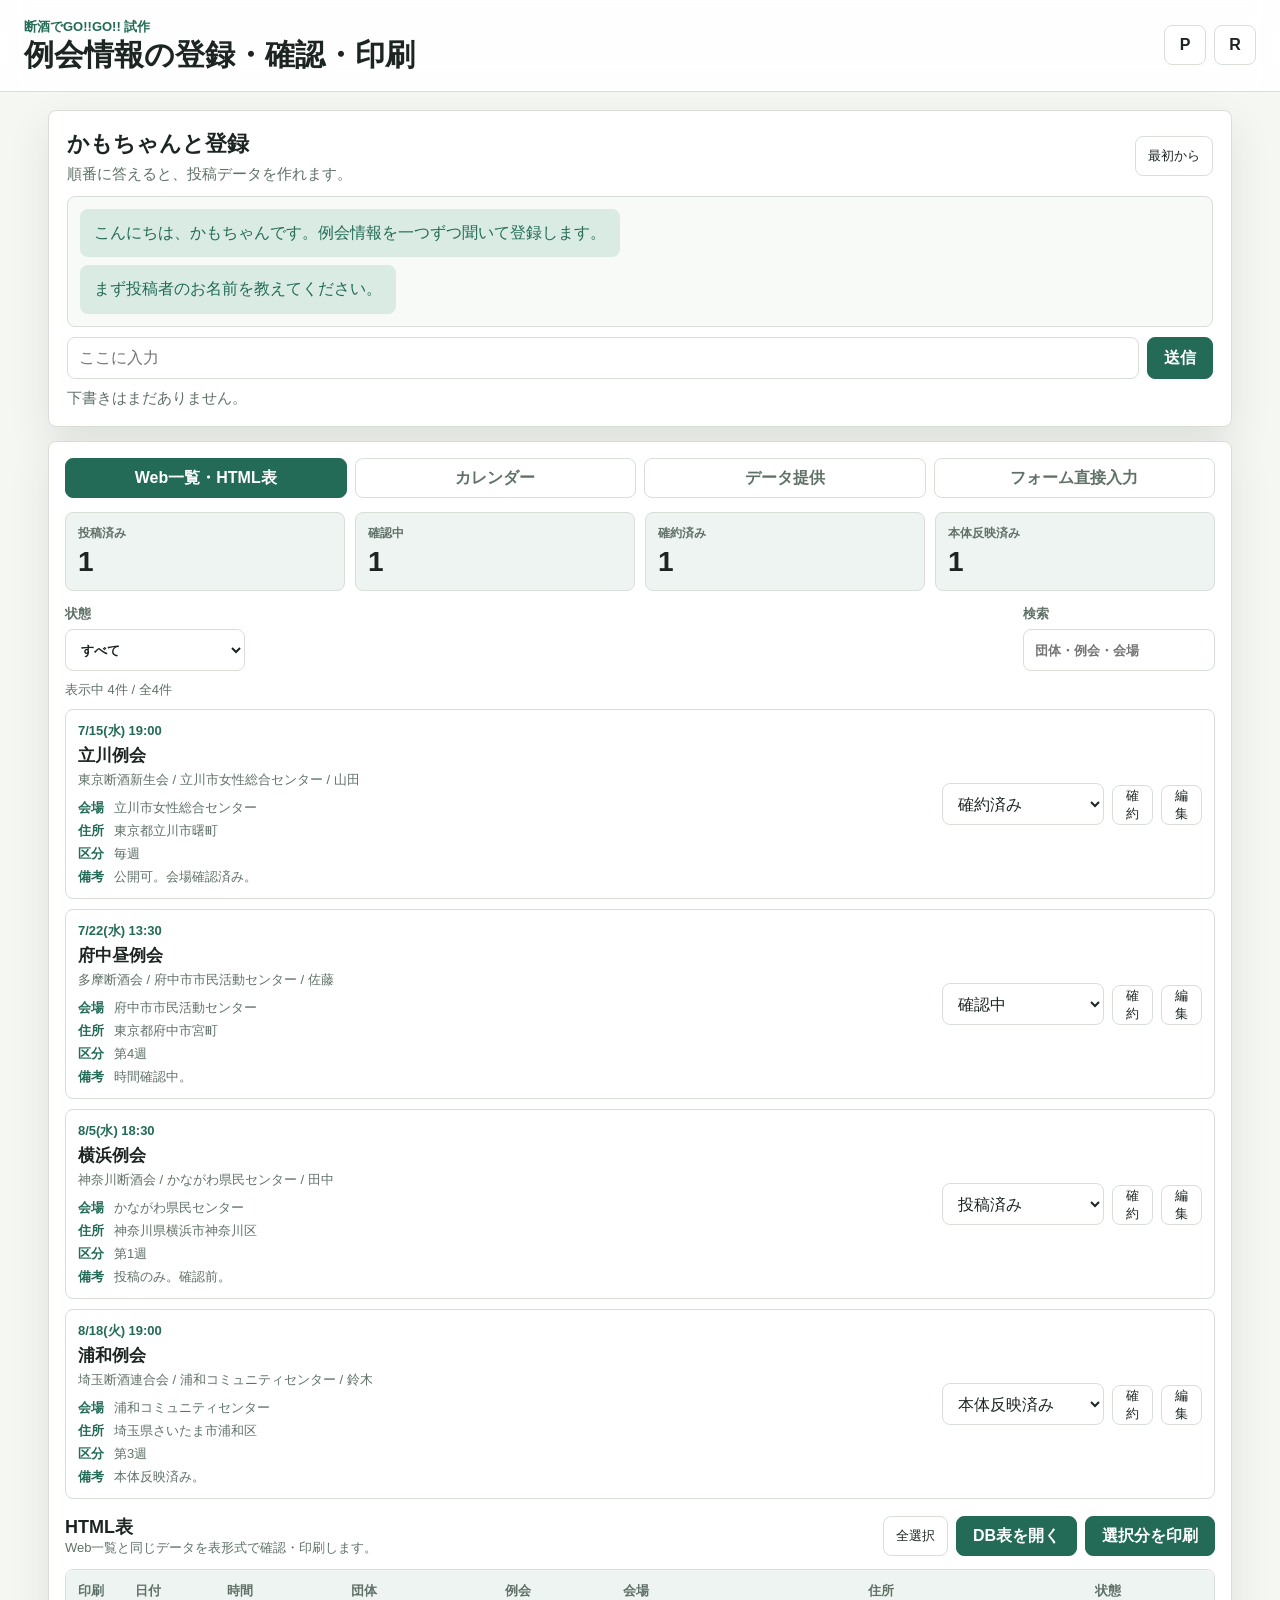
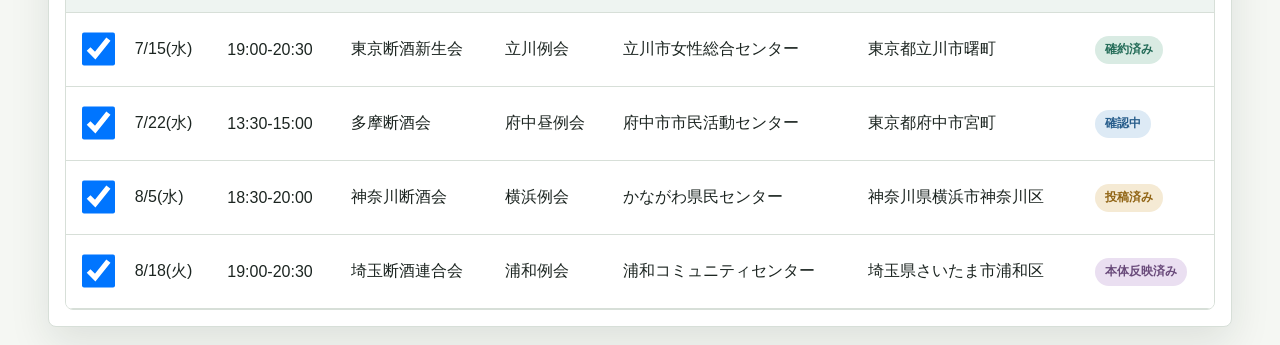
<file: index.html>
<!doctype html>
<html lang="ja">
  <head>
    <meta charset="utf-8">
    <meta name="viewport" content="width=device-width, initial-scale=1">
    <title>断酒でGOGO 試作</title>
    <link rel="stylesheet" href="./styles.css">
  </head>
  <body>
    <header class="topbar">
      <div>
        <p class="eyebrow">断酒でGO!!GO!! 試作</p>
        <h1>例会情報の登録・確認・印刷</h1>
      </div>
      <div class="topbar__actions">
        <button class="icon-button" id="printButton" type="button" aria-label="印刷" title="印刷">P</button>
        <button class="icon-button" id="resetButton" type="button" aria-label="試作データに戻す" title="試作データに戻す">R</button>
      </div>
    </header>

    <main class="app-shell">
      <section class="chat-panel" aria-label="かもちゃんチャット登録">
        <div class="chat-panel__header">
          <div>
            <h2>かもちゃんと登録</h2>
            <p>順番に答えると、投稿データを作れます。</p>
          </div>
          <button class="small-button" id="chatResetButton" type="button">最初から</button>
        </div>
        <div class="chat-messages" id="chatMessages" aria-live="polite"></div>
        <form class="chat-input" id="chatForm">
          <input id="chatInput" autocomplete="off" placeholder="ここに入力">
          <button class="primary-button" type="submit">送信</button>
        </form>
        <div class="chat-draft" id="chatDraft"></div>
      </section>

      <section class="workspace">
        <nav class="tabs" aria-label="表示切替">
          <button class="tab is-active" data-tab="list" type="button">Web一覧・HTML表</button>
          <button class="tab" data-tab="calendar" type="button">カレンダー</button>
          <button class="tab" data-tab="data" type="button">データ提供</button>
          <button class="tab" data-tab="form" type="button">フォーム直接入力</button>
        </nav>

        <section class="summary-grid" id="summaryGrid" aria-label="状態別件数"></section>

        <section class="tab-panel is-active" id="listPanel">
          <div class="toolbar">
            <label>
              状態
              <select id="statusFilter">
                <option value="all">すべて</option>
                <option value="submitted">投稿済み</option>
                <option value="reviewing">確認中</option>
                <option value="confirmed">確約済み</option>
                <option value="synced">本体反映済み</option>
              </select>
            </label>
            <label>
              検索
              <input id="searchInput" type="search" placeholder="団体・例会・会場">
            </label>
          </div>
          <div class="view-note" id="listNote"></div>
          <div class="list" id="submissionList"></div>

          <div class="table-actions">
            <div>
              <h2>HTML表</h2>
              <p>Web一覧と同じデータを表形式で確認・印刷します。</p>
            </div>
            <div class="table-actions__buttons">
              <button class="small-button" id="selectAllTableButton" type="button">全選択</button>
              <a class="primary-button" href="./meetings-table.html" target="_blank" rel="noopener" style="display: inline-flex; align-items: center; justify-content: center; text-decoration: none;">DB表を開く</a>
              <button class="primary-button" id="printSelectedButton" type="button">選択分を印刷</button>
            </div>
          </div>
          <div class="table-wrap">
            <table>
              <thead>
                <tr>
                  <th>印刷</th>
                  <th>日付</th>
                  <th>時間</th>
                  <th>団体</th>
                  <th>例会</th>
                  <th>会場</th>
                  <th>住所</th>
                  <th>状態</th>
                </tr>
              </thead>
              <tbody id="meetingTable"></tbody>
            </table>
          </div>
        </section>

        <section class="tab-panel" id="calendarPanel">
          <div class="calendar-toolbar">
            <button class="small-button" id="prevMonthButton" type="button">前月</button>
            <strong id="calendarTitle"></strong>
            <button class="small-button" id="nextMonthButton" type="button">翌月</button>
          </div>
          <div class="calendar" id="calendarGrid"></div>
        </section>

        <section class="tab-panel" id="dataPanel">
          <section class="file-strip" aria-label="ファイル選択">
            <div>
              <h2>ファイルから登録</h2>
              <p>PDF、Excel、Word、CSVを選んで登録準備します。</p>
            </div>
            <div class="file-actions">
              <label class="file-button">
                PDF
                <input type="file" accept="application/pdf">
              </label>
              <label class="file-button">
                Excel
                <input type="file" accept=".xls,.xlsx,.csv">
              </label>
              <label class="file-button">
                Word
                <input type="file" accept=".doc,.docx">
              </label>
              <label class="file-button">
                テキスト
                <input type="file" accept=".txt,.csv,.tsv,text/plain">
              </label>
            </div>
          </section>

          <section class="data-test-panel">
            <div>
              <h2>本番データのテスト投入</h2>
              <p>断酒でGO本体データのコピーを、GOGO試作に読み込みます。</p>
            </div>
            <button class="primary-button" id="importProductionButton" type="button">テスト投入</button>
          </section>

          <div class="export-layout">
            <div>
              <h2>データ提供</h2>
              <p>確約済み・本体反映済みだけを対象にした試作用JSONです。</p>
            </div>
            <button class="primary-button" id="copyJsonButton" type="button">JSONをコピー</button>
          </div>
          <pre id="exportJson" class="json-output"></pre>
        </section>

        <section class="tab-panel" id="formPanel">
          <div class="direct-input__actions">
            <h2>フォーム直接入力</h2>
            <button class="small-button" id="loadLastButton" type="button">前回呼び出し</button>
          </div>
          <form id="meetingForm" class="form-grid">
            <label>
              投稿者
              <input name="submitter" autocomplete="name" required>
            </label>
            <label>
              団体
              <input name="organization" required>
            </label>
            <label>
              例会名
              <input name="meetingName" required>
            </label>
            <label>
              会場
              <input name="venue" required>
            </label>
            <label class="span-2">
              住所
              <input name="address">
            </label>
            <label>
              日付
              <input name="date" type="date" required>
            </label>
            <label>
              開始
              <input name="startTime" type="time" required>
            </label>
            <label>
              終了
              <input name="endTime" type="time">
            </label>
            <label>
              パターン
              <select name="pattern">
                <option>単発</option>
                <option>毎週</option>
                <option>第1週</option>
                <option>第2週</option>
                <option>第3週</option>
                <option>第4週</option>
                <option>最終週</option>
              </select>
            </label>
            <label>
              状態
              <select name="status">
                <option value="submitted">投稿済み</option>
                <option value="reviewing">確認中</option>
                <option value="confirmed">確約済み</option>
                <option value="synced">本体反映済み</option>
              </select>
            </label>
            <label class="span-2">
              備考
              <textarea name="note" rows="3"></textarea>
            </label>
            <div class="form-actions span-2">
              <button class="primary-button" type="submit">登録する</button>
              <button class="ghost-button" id="duplicateButton" type="button">選択中を複製</button>
            </div>
          </form>
        </section>
      </section>
    </main>

    <template id="submissionTemplate">
      <article class="submission">
        <div>
          <p class="submission__date"></p>
          <h3></h3>
          <p class="submission__meta"></p>
          <dl class="submission__details"></dl>
        </div>
        <div class="submission__actions">
          <select class="status-select" aria-label="状態変更"></select>
          <button class="small-button confirm-button" type="button">確約</button>
          <button class="small-button edit-button" type="button">編集</button>
        </div>
      </article>
    </template>

    <script src="./app.js"></script>
  </body>
</html>
</file>
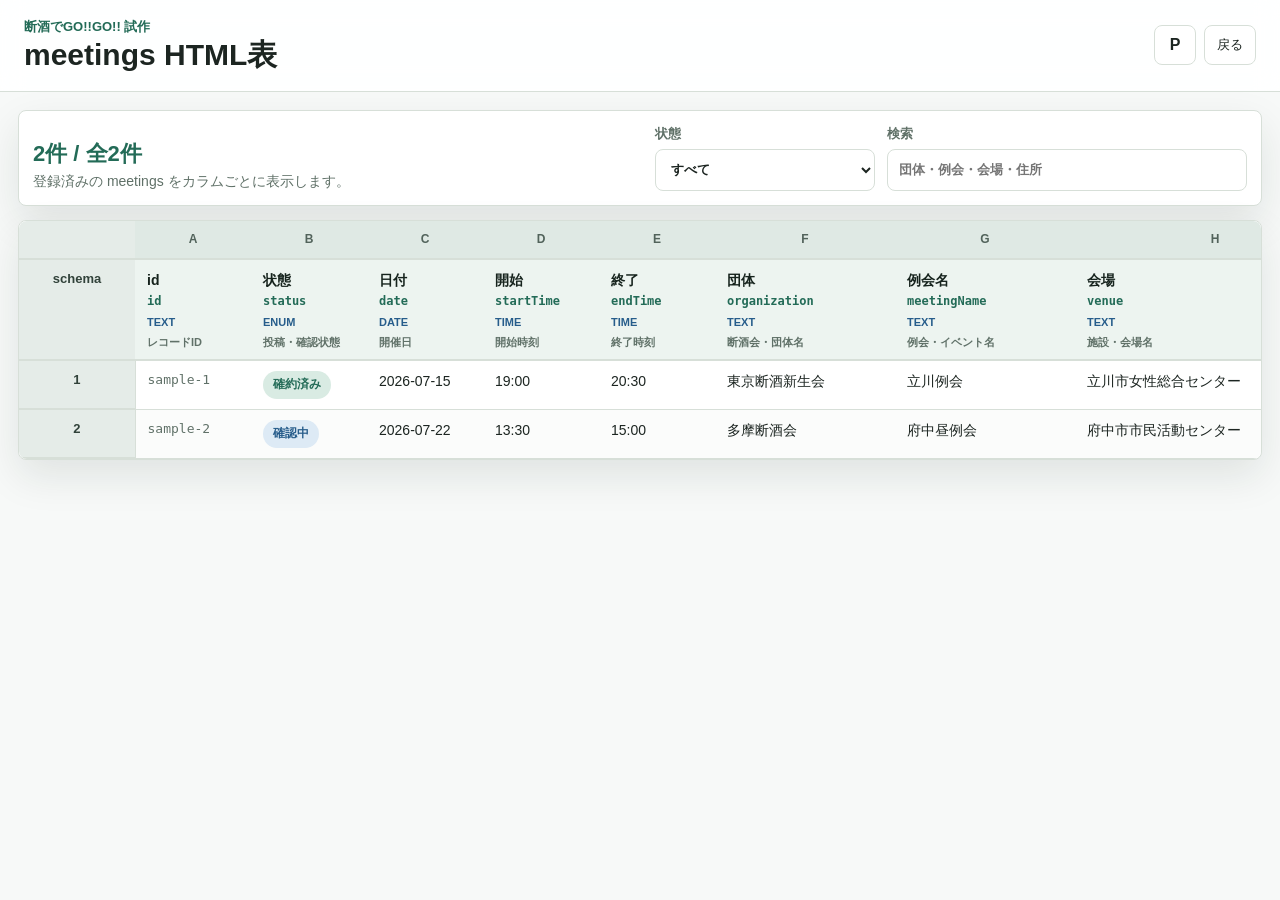
<file: meetings-table.html>
<!doctype html>
<html lang="ja">
  <head>
    <meta charset="utf-8">
    <meta name="viewport" content="width=device-width, initial-scale=1">
    <title>meetings HTML表 | 断酒でGOGO 試作</title>
    <link rel="stylesheet" href="./styles.css">
    <link rel="stylesheet" href="./meetings-table.css">
  </head>
  <body class="db-page">
    <header class="topbar">
      <div>
        <p class="eyebrow">断酒でGO!!GO!! 試作</p>
        <h1>meetings HTML表</h1>
      </div>
      <div class="topbar__actions">
        <button class="icon-button" id="tablePrintButton" type="button" aria-label="印刷" title="印刷">P</button>
        <a class="small-button back-link" href="./index.html">戻る</a>
      </div>
    </header>

    <main class="db-shell">
      <section class="db-toolbar" aria-label="meetings 表示条件">
        <div class="db-toolbar__summary">
          <strong id="dbCount">0件</strong>
          <span>登録済みの meetings をカラムごとに表示します。</span>
        </div>
        <label>
          状態
          <select id="dbStatusFilter">
            <option value="all">すべて</option>
            <option value="submitted">投稿済み</option>
            <option value="reviewing">確認中</option>
            <option value="confirmed">確約済み</option>
            <option value="synced">本体反映済み</option>
          </select>
        </label>
        <label>
          検索
          <input id="dbSearchInput" type="search" placeholder="団体・例会・会場・住所">
        </label>
      </section>

      <section class="db-table-panel" aria-label="meetings HTML表">
        <div class="db-table-wrap">
          <table class="db-table">
            <thead id="dbTableHead"></thead>
            <tbody id="dbTableBody"></tbody>
          </table>
        </div>
      </section>
    </main>

    <script src="./meetings-table.js"></script>
  </body>
</html>
</file>
<file: styles.css>
:root {
  color-scheme: light;
  --bg: #f5f7f3;
  --surface: #ffffff;
  --surface-2: #eef4f1;
  --line: #d7dfd8;
  --text: #1c2521;
  --muted: #607168;
  --green: #236b57;
  --green-2: #d9ebe3;
  --blue: #275d8b;
  --amber: #906414;
  --red: #9b3c33;
  --shadow: 0 16px 40px rgba(22, 35, 29, 0.1);
}

* {
  box-sizing: border-box;
}

body {
  margin: 0;
  min-height: 100vh;
  background: var(--bg);
  color: var(--text);
  font-family: -apple-system, BlinkMacSystemFont, "Hiragino Sans", "Yu Gothic", sans-serif;
}

button,
input,
select,
textarea {
  font: inherit;
}

button {
  cursor: pointer;
}

.topbar {
  display: flex;
  align-items: center;
  justify-content: space-between;
  gap: 16px;
  padding: 18px 24px;
  border-bottom: 1px solid var(--line);
  background: rgba(255, 255, 255, 0.88);
  position: sticky;
  top: 0;
  z-index: 10;
  backdrop-filter: blur(12px);
}

.topbar h1 {
  margin: 2px 0 0;
  font-size: clamp(20px, 3vw, 30px);
  line-height: 1.15;
}

.eyebrow {
  margin: 0;
  color: var(--green);
  font-size: 13px;
  font-weight: 700;
}

.topbar__actions {
  display: flex;
  gap: 8px;
}

.icon-button,
.small-button,
.primary-button,
.ghost-button,
.tab,
.file-button {
  border: 1px solid var(--line);
  border-radius: 8px;
  min-height: 40px;
  background: var(--surface);
  color: var(--text);
}

.icon-button {
  width: 42px;
  font-weight: 800;
}

.small-button {
  padding: 0 12px;
  font-size: 13px;
}

.primary-button {
  padding: 0 16px;
  border-color: var(--green);
  background: var(--green);
  color: white;
  font-weight: 700;
}

.ghost-button {
  padding: 0 16px;
  background: var(--surface-2);
}

.app-shell {
  display: block;
  padding: 18px;
  max-width: 1220px;
  margin: 0 auto;
}

.workspace {
  min-width: 0;
}

.panel,
.workspace {
  background: var(--surface);
  border: 1px solid var(--line);
  border-radius: 8px;
  box-shadow: var(--shadow);
}

.panel {
  padding: 16px;
  margin: 14px 0;
}

.toolbar,
.calendar-toolbar,
.export-layout {
  display: flex;
  align-items: center;
  justify-content: space-between;
  gap: 12px;
}

h2 {
  margin: 0 0 12px;
  font-size: 18px;
}

.export-layout h2 {
  margin: 0;
}

.form-grid {
  display: grid;
  grid-template-columns: repeat(2, minmax(0, 1fr));
  gap: 12px;
}

label {
  display: grid;
  gap: 6px;
  color: var(--muted);
  font-size: 13px;
  font-weight: 700;
}

input,
select,
textarea {
  width: 100%;
  border: 1px solid var(--line);
  border-radius: 8px;
  background: white;
  color: var(--text);
  padding: 10px 11px;
  min-height: 42px;
}

textarea {
  resize: vertical;
}

.span-2 {
  grid-column: span 2;
}

.form-actions {
  display: flex;
  gap: 10px;
}

.workspace {
  padding: 16px;
}

.tabs {
  display: grid;
  grid-template-columns: repeat(4, minmax(0, 1fr));
  gap: 8px;
}

.tab {
  padding: 0 10px;
  color: var(--muted);
  font-weight: 700;
}

.tab.is-active {
  background: var(--green);
  border-color: var(--green);
  color: white;
}

.file-strip {
  display: grid;
  grid-template-columns: minmax(220px, 0.8fr) minmax(0, 1.2fr);
  gap: 14px;
  align-items: center;
  padding: 14px;
  border: 1px solid var(--line);
  border-radius: 8px;
  background: var(--surface-2);
}

.file-strip h2,
.file-strip p {
  margin: 0;
}

.file-strip p {
  margin-top: 4px;
  color: var(--muted);
  font-size: 13px;
}

.file-actions {
  display: grid;
  grid-template-columns: repeat(4, minmax(0, 1fr));
  gap: 8px;
}

.file-button {
  display: grid;
  place-items: center;
  position: relative;
  min-height: 48px;
  color: var(--green);
  background: white;
  font-weight: 800;
  overflow: hidden;
}

.file-button input {
  position: absolute;
  inset: 0;
  opacity: 0;
  cursor: pointer;
}

.chat-panel {
  margin-bottom: 14px;
  border: 1px solid var(--line);
  border-radius: 8px;
  padding: 18px;
  background: white;
  box-shadow: var(--shadow);
}

.chat-panel__header {
  display: flex;
  align-items: center;
  justify-content: space-between;
  gap: 12px;
  margin-bottom: 12px;
}

.chat-panel__header h2,
.chat-panel__header p {
  margin: 0;
}

.chat-panel__header h2 {
  font-size: 22px;
}

.chat-panel__header p {
  margin-top: 6px;
  color: var(--muted);
  font-size: 15px;
}

.chat-messages {
  display: grid;
  gap: 8px;
  max-height: 260px;
  overflow: auto;
  padding: 12px;
  border: 1px solid var(--line);
  border-radius: 8px;
  background: #f8faf7;
}

.chat-message {
  max-width: min(82%, 720px);
  padding: 12px 14px;
  border-radius: 8px;
  line-height: 1.55;
  font-size: 16px;
}

.chat-message--kamo {
  justify-self: start;
  background: var(--green-2);
  color: var(--green);
}

.chat-message--user {
  justify-self: end;
  background: #ddeaf5;
  color: var(--blue);
}

.chat-input {
  display: grid;
  grid-template-columns: minmax(0, 1fr) auto;
  gap: 8px;
  margin-top: 10px;
}

.chat-draft {
  margin-top: 10px;
  color: var(--muted);
  font-size: 15px;
}

.chat-draft strong {
  color: var(--green);
}

.direct-input__actions {
  display: flex;
  align-items: center;
  justify-content: space-between;
  gap: 12px;
  margin-bottom: 12px;
}

.direct-input__actions h2 {
  margin: 0;
}

#dataPanel .file-strip {
  margin-bottom: 14px;
}

.data-test-panel {
  display: flex;
  align-items: center;
  justify-content: space-between;
  gap: 12px;
  margin-bottom: 14px;
  padding: 14px;
  border: 1px solid var(--line);
  border-radius: 8px;
  background: white;
}

.data-test-panel h2,
.data-test-panel p {
  margin: 0;
}

.data-test-panel p {
  margin-top: 4px;
  color: var(--muted);
  font-size: 13px;
}

#formPanel {
  border: 1px solid var(--line);
  border-radius: 8px;
  padding: 14px;
  background: white;
}

#listPanel .table-actions {
  margin-top: 16px;
}

.form-actions {
  justify-content: flex-end;
}

.summary-grid {
  display: grid;
  grid-template-columns: repeat(4, minmax(0, 1fr));
  gap: 10px;
  margin: 14px 0;
}

.metric {
  min-height: 78px;
  border: 1px solid var(--line);
  border-radius: 8px;
  padding: 12px;
  background: var(--surface-2);
}

.metric span {
  display: block;
  color: var(--muted);
  font-size: 12px;
  font-weight: 700;
}

.metric strong {
  display: block;
  margin-top: 4px;
  font-size: 28px;
}

.tab-panel {
  display: none;
}

.tab-panel.is-active {
  display: block;
}

.toolbar {
  margin-bottom: 12px;
}

.toolbar label {
  min-width: 180px;
}

.list {
  display: grid;
  gap: 10px;
}

.submission {
  display: grid;
  grid-template-columns: minmax(0, 1fr) auto;
  gap: 12px;
  align-items: center;
  border: 1px solid var(--line);
  border-radius: 8px;
  padding: 12px;
  background: white;
}

.submission h3,
.submission p {
  margin: 0;
}

.submission h3 {
  margin: 4px 0;
  font-size: 17px;
}

.submission__date {
  color: var(--green);
  font-size: 13px;
  font-weight: 800;
}

.submission__meta {
  color: var(--muted);
  font-size: 13px;
}

.submission__details {
  display: grid;
  grid-template-columns: auto minmax(0, 1fr);
  gap: 5px 10px;
  margin: 10px 0 0;
  color: var(--muted);
  font-size: 13px;
}

.submission__details dt,
.submission__details dd {
  margin: 0;
}

.submission__details dt {
  font-weight: 800;
  color: var(--green);
}

.submission__actions {
  display: flex;
  gap: 8px;
  align-items: end;
}

.status-select {
  min-width: 132px;
}

.table-wrap {
  overflow-x: auto;
  border: 1px solid var(--line);
  border-radius: 8px;
}

.table-actions {
  display: flex;
  align-items: center;
  justify-content: space-between;
  gap: 12px;
  margin-bottom: 12px;
}

.table-actions h2,
.table-actions p {
  margin: 0;
}

.table-actions p,
.view-note {
  color: var(--muted);
  font-size: 13px;
}

.view-note {
  margin: -2px 0 10px;
}

.table-actions__buttons {
  display: flex;
  gap: 8px;
}

.is-unselected {
  opacity: 0.48;
}

table {
  width: 100%;
  border-collapse: collapse;
  background: white;
}

th,
td {
  padding: 12px;
  text-align: left;
  border-bottom: 1px solid var(--line);
  white-space: nowrap;
}

th {
  background: var(--surface-2);
  color: var(--muted);
  font-size: 13px;
}

.status-badge {
  display: inline-flex;
  align-items: center;
  min-height: 28px;
  padding: 0 10px;
  border-radius: 999px;
  font-size: 12px;
  font-weight: 800;
  background: var(--surface-2);
  color: var(--muted);
}

.status-submitted {
  background: #f5ead4;
  color: var(--amber);
}

.status-reviewing {
  background: #ddeaf5;
  color: var(--blue);
}

.status-confirmed {
  background: var(--green-2);
  color: var(--green);
}

.status-synced {
  background: #eadff1;
  color: #694a7a;
}

.calendar-toolbar {
  margin-bottom: 12px;
}

.calendar {
  display: grid;
  grid-template-columns: repeat(7, minmax(0, 1fr));
  gap: 8px;
}

.calendar__cell {
  min-height: 118px;
  border: 1px solid var(--line);
  border-radius: 8px;
  padding: 8px;
  background: white;
}

.calendar__cell.is-muted {
  background: #f8faf7;
  color: #9aa8a1;
}

.calendar__day {
  display: block;
  margin-bottom: 6px;
  font-weight: 800;
  font-size: 13px;
}

.calendar__item {
  display: block;
  margin-top: 4px;
  padding: 5px 6px;
  border-radius: 6px;
  background: var(--green-2);
  color: var(--green);
  font-size: 12px;
  line-height: 1.3;
}

.export-layout {
  margin-bottom: 12px;
}

.export-layout p {
  margin: 6px 0 0;
  color: var(--muted);
}

.json-output {
  min-height: 340px;
  overflow: auto;
  border: 1px solid var(--line);
  border-radius: 8px;
  padding: 14px;
  background: #14201b;
  color: #dcefe5;
  font-size: 13px;
}

@media (max-width: 980px) {
  .file-strip {
    grid-template-columns: 1fr;
  }
}

@media (max-width: 680px) {
  .topbar,
  .app-shell {
    padding: 12px;
  }

  .topbar {
    align-items: flex-start;
  }

  .tabs,
  .summary-grid,
  .file-actions {
    grid-template-columns: 1fr;
  }

  .form-grid {
    grid-template-columns: 1fr;
  }

  .span-2 {
    grid-column: auto;
  }

  .toolbar,
  .submission,
  .submission__actions,
  .export-layout,
  .table-actions,
  .table-actions__buttons,
  .data-test-panel,
  .chat-panel__header,
  .chat-input {
    display: grid;
    grid-template-columns: 1fr;
  }

  .calendar {
    grid-template-columns: 1fr;
  }

  .calendar__cell {
    min-height: 84px;
  }
}

@media print {
  .topbar,
  .tabs,
  .file-strip,
  .chat-panel,
  .summary-grid,
  .toolbar,
  .calendar-toolbar,
  .export-layout,
  .data-test-panel,
  .table-actions,
  #calendarPanel,
  #dataPanel,
  #formPanel {
    display: none !important;
  }

  body {
    background: white;
  }

  .app-shell {
    display: block;
    padding: 0;
  }

  .workspace {
    border: 0;
    box-shadow: none;
  }

  #listPanel {
    display: block;
  }

  #listPanel .list,
  #listPanel .toolbar,
  #listPanel .view-note {
    display: none !important;
  }

  body.print-selected tr.is-unselected {
    display: none;
  }

  input[type="checkbox"] {
    display: none;
  }
}
</file>
<file: meetings-table.css>
.db-page {
  background: #f7f9f8;
}

.back-link {
  display: inline-flex;
  align-items: center;
  justify-content: center;
  text-decoration: none;
}

.db-shell {
  padding: 18px;
}

.db-toolbar {
  display: grid;
  grid-template-columns: minmax(260px, 1fr) minmax(180px, 220px) minmax(240px, 360px);
  gap: 12px;
  align-items: end;
  margin-bottom: 14px;
  padding: 14px;
  border: 1px solid var(--line);
  border-radius: 8px;
  background: white;
  box-shadow: var(--shadow);
}

.db-toolbar__summary {
  display: grid;
  gap: 4px;
}

.db-toolbar__summary strong {
  color: var(--green);
  font-size: 22px;
}

.db-toolbar__summary span {
  color: var(--muted);
  font-size: 14px;
}

.db-table-panel {
  border: 1px solid var(--line);
  border-radius: 8px;
  background: white;
  box-shadow: var(--shadow);
}

.db-table-wrap {
  max-height: calc(100vh - 190px);
  overflow: auto;
  border-radius: 8px;
}

.db-table {
  min-width: 1760px;
  font-size: 14px;
}

.db-table th {
  position: sticky;
  top: 0;
  z-index: 1;
  border-bottom: 2px solid var(--line);
  background: #e9f1ed;
  color: #31423a;
  font-size: 13px;
  font-weight: 800;
}

.db-column-letters th {
  top: 0;
  padding: 6px 10px;
  background: #dfe9e4;
  color: #52635b;
  text-align: center;
  font-size: 12px;
}

.db-schema-row th {
  top: 31px;
  min-width: 116px;
  background: #edf4f0;
}

.db-schema-row th strong,
.db-schema-row th span,
.db-schema-row th em,
.db-schema-row th small {
  display: block;
}

.db-schema-row th strong {
  color: #16231d;
  font-size: 14px;
}

.db-schema-row th span {
  margin-top: 3px;
  color: var(--green);
  font-family: ui-monospace, SFMono-Regular, Menlo, Consolas, monospace;
  font-size: 12px;
}

.db-schema-row th em {
  margin-top: 4px;
  color: var(--blue);
  font-size: 11px;
  font-style: normal;
}

.db-schema-row th small {
  margin-top: 4px;
  color: var(--muted);
  font-size: 11px;
  font-weight: 700;
  line-height: 1.3;
}

.db-table th,
.db-table td {
  padding: 10px 12px;
  vertical-align: top;
  line-height: 1.45;
}

.db-row-number {
  left: 0;
  z-index: 3;
  min-width: 72px;
  width: 72px;
  background: #e5ece8 !important;
  color: #586960;
  text-align: center;
  font-size: 12px;
}

tbody .db-row-number {
  position: sticky;
  left: 0;
  z-index: 2;
  border-right: 1px solid var(--line);
}

.db-table tbody tr:nth-child(even) {
  background: #fbfcfb;
}

.db-table tbody tr:hover {
  background: #f0f6f3;
}

.db-id {
  color: var(--muted);
  font-family: ui-monospace, SFMono-Regular, Menlo, Consolas, monospace;
  font-size: 13px;
}

.db-wide {
  min-width: 180px;
  white-space: normal;
}

.db-wider {
  min-width: 280px;
  max-width: 420px;
  white-space: normal;
}

.db-empty {
  padding: 26px;
  color: var(--muted);
  text-align: center;
}

@media (max-width: 980px) {
  .db-toolbar {
    grid-template-columns: 1fr;
  }
}

@media (max-width: 680px) {
  .topbar__actions {
    flex-wrap: wrap;
    justify-content: flex-end;
  }

  .db-shell {
    padding: 12px;
  }

  .db-table-wrap {
    max-height: calc(100vh - 230px);
  }
}

@media print {
  .db-page .topbar,
  .db-toolbar {
    display: none !important;
  }

  .db-shell {
    padding: 0;
  }

  .db-table-panel {
    border: 0;
    box-shadow: none;
  }

  .db-table-wrap {
    max-height: none;
    overflow: visible;
  }
}
</file>
